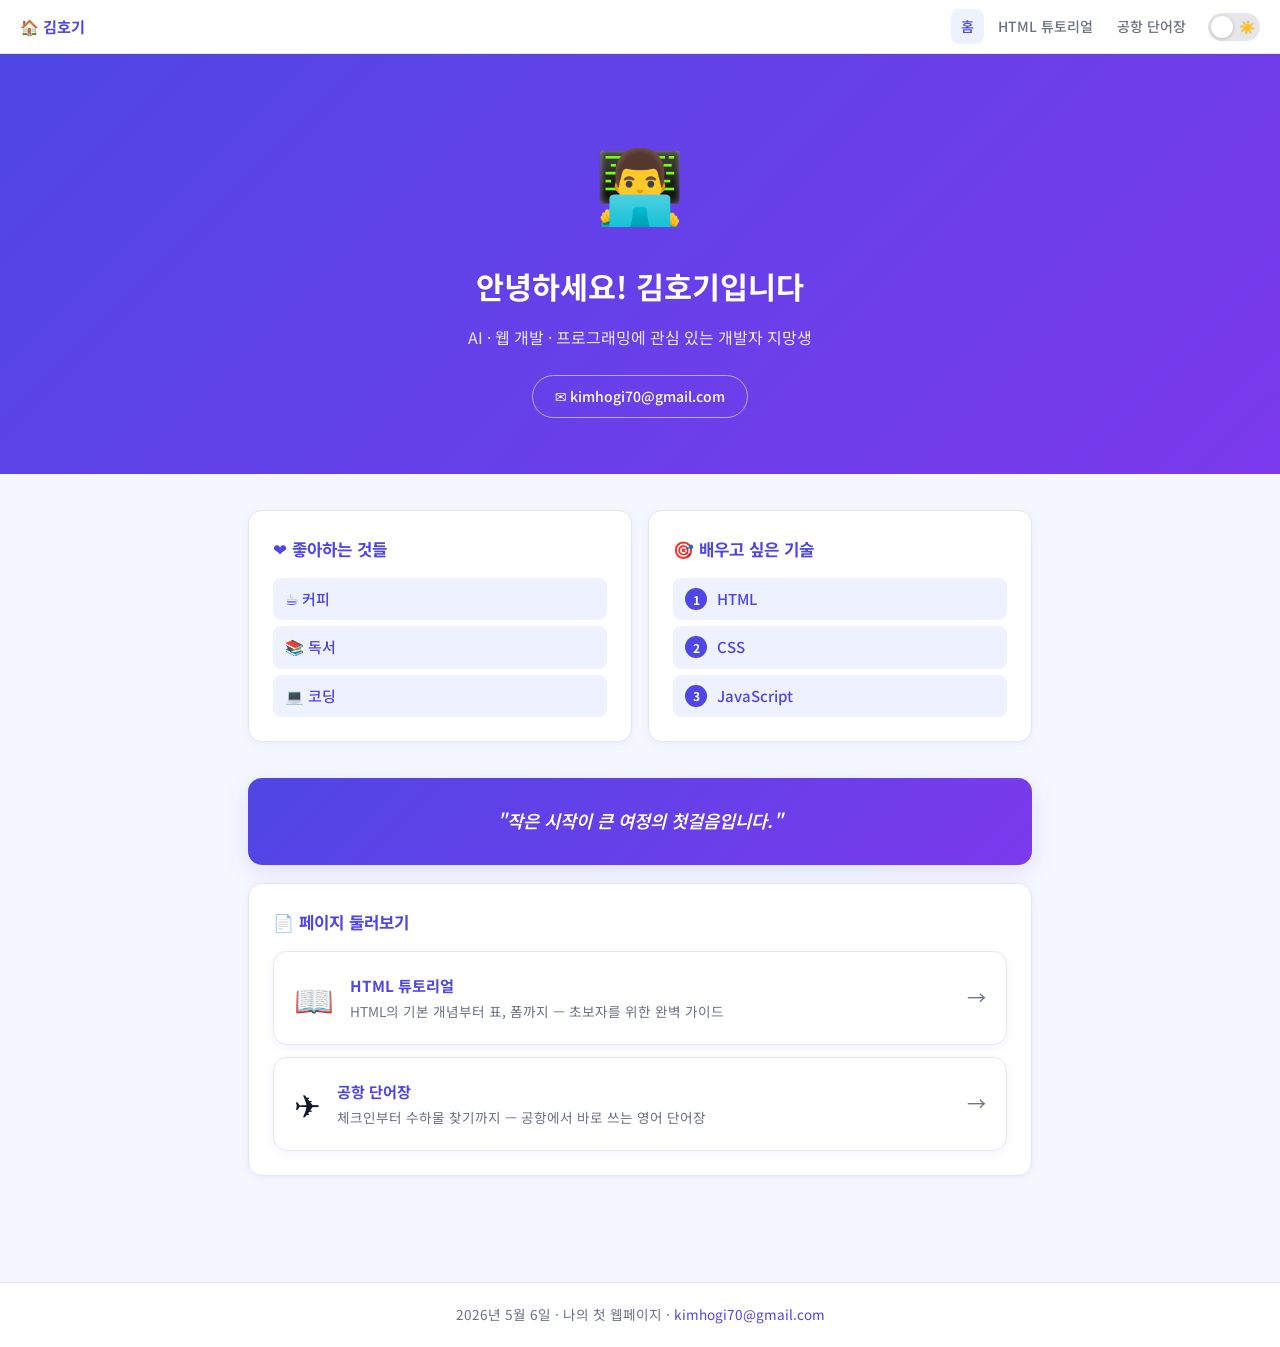
<file: index.html>
<!DOCTYPE html>
<html lang="ko">
<head>
  <meta charset="UTF-8">
  <meta name="viewport" content="width=device-width, initial-scale=1.0">
  <title>나의 첫 웹페이지 — 김호기</title>
  <link rel="stylesheet" href="style.css">
  <script src="theme.js"></script>
</head>
<body>

<nav class="site-nav">
  <a href="index.html" class="logo">🏠 김호기</a>
  <a href="index.html" class="active">홈</a>
  <a href="html-tutorial.html">HTML 튜토리얼</a>
  <a href="airport-vocabulary.html">공항 단어장</a>
  <button class="theme-toggle" id="themeToggle" aria-label="다크/라이트 모드 전환"></button>
</nav>

<div class="hero">
  <span class="hero-avatar">👨‍💻</span>
  <h1>안녕하세요! 김호기입니다</h1>
  <p class="subtitle">AI · 웹 개발 · 프로그래밍에 관심 있는 개발자 지망생</p>
  <a href="mailto:kimhogi70@gmail.com" class="email-tag">✉️ kimhogi70@gmail.com</a>
</div>

<div class="container">

  <div class="cards-grid">
    <div class="card">
      <div class="card-title">❤️ 좋아하는 것들</div>
      <ul class="icon-list">
        <li>☕ 커피</li>
        <li>📚 독서</li>
        <li>💻 코딩</li>
      </ul>
    </div>

    <div class="card">
      <div class="card-title">🎯 배우고 싶은 기술</div>
      <ol class="step-list">
        <li>HTML</li>
        <li>CSS</li>
        <li>JavaScript</li>
      </ol>
    </div>
  </div>

  <div class="quote-card">
    "작은 시작이 큰 여정의 첫걸음입니다."
  </div>

  <div class="card">
    <div class="card-title">📄 페이지 둘러보기</div>
    <div class="page-links">
      <a href="html-tutorial.html" class="page-link-card">
        <span class="plc-icon">📖</span>
        <div>
          <strong>HTML 튜토리얼</strong>
          <p>HTML의 기본 개념부터 표, 폼까지 — 초보자를 위한 완벽 가이드</p>
        </div>
        <span class="arrow">→</span>
      </a>
      <a href="airport-vocabulary.html" class="page-link-card">
        <span class="plc-icon">✈️</span>
        <div>
          <strong>공항 단어장</strong>
          <p>체크인부터 수하물 찾기까지 — 공항에서 바로 쓰는 영어 단어장</p>
        </div>
        <span class="arrow">→</span>
      </a>
    </div>
  </div>

</div>

<footer class="site-footer">
  <p>2026년 5월 6일 · 나의 첫 웹페이지 · <a href="mailto:kimhogi70@gmail.com">kimhogi70@gmail.com</a></p>
</footer>

</body>
</html>
</file>
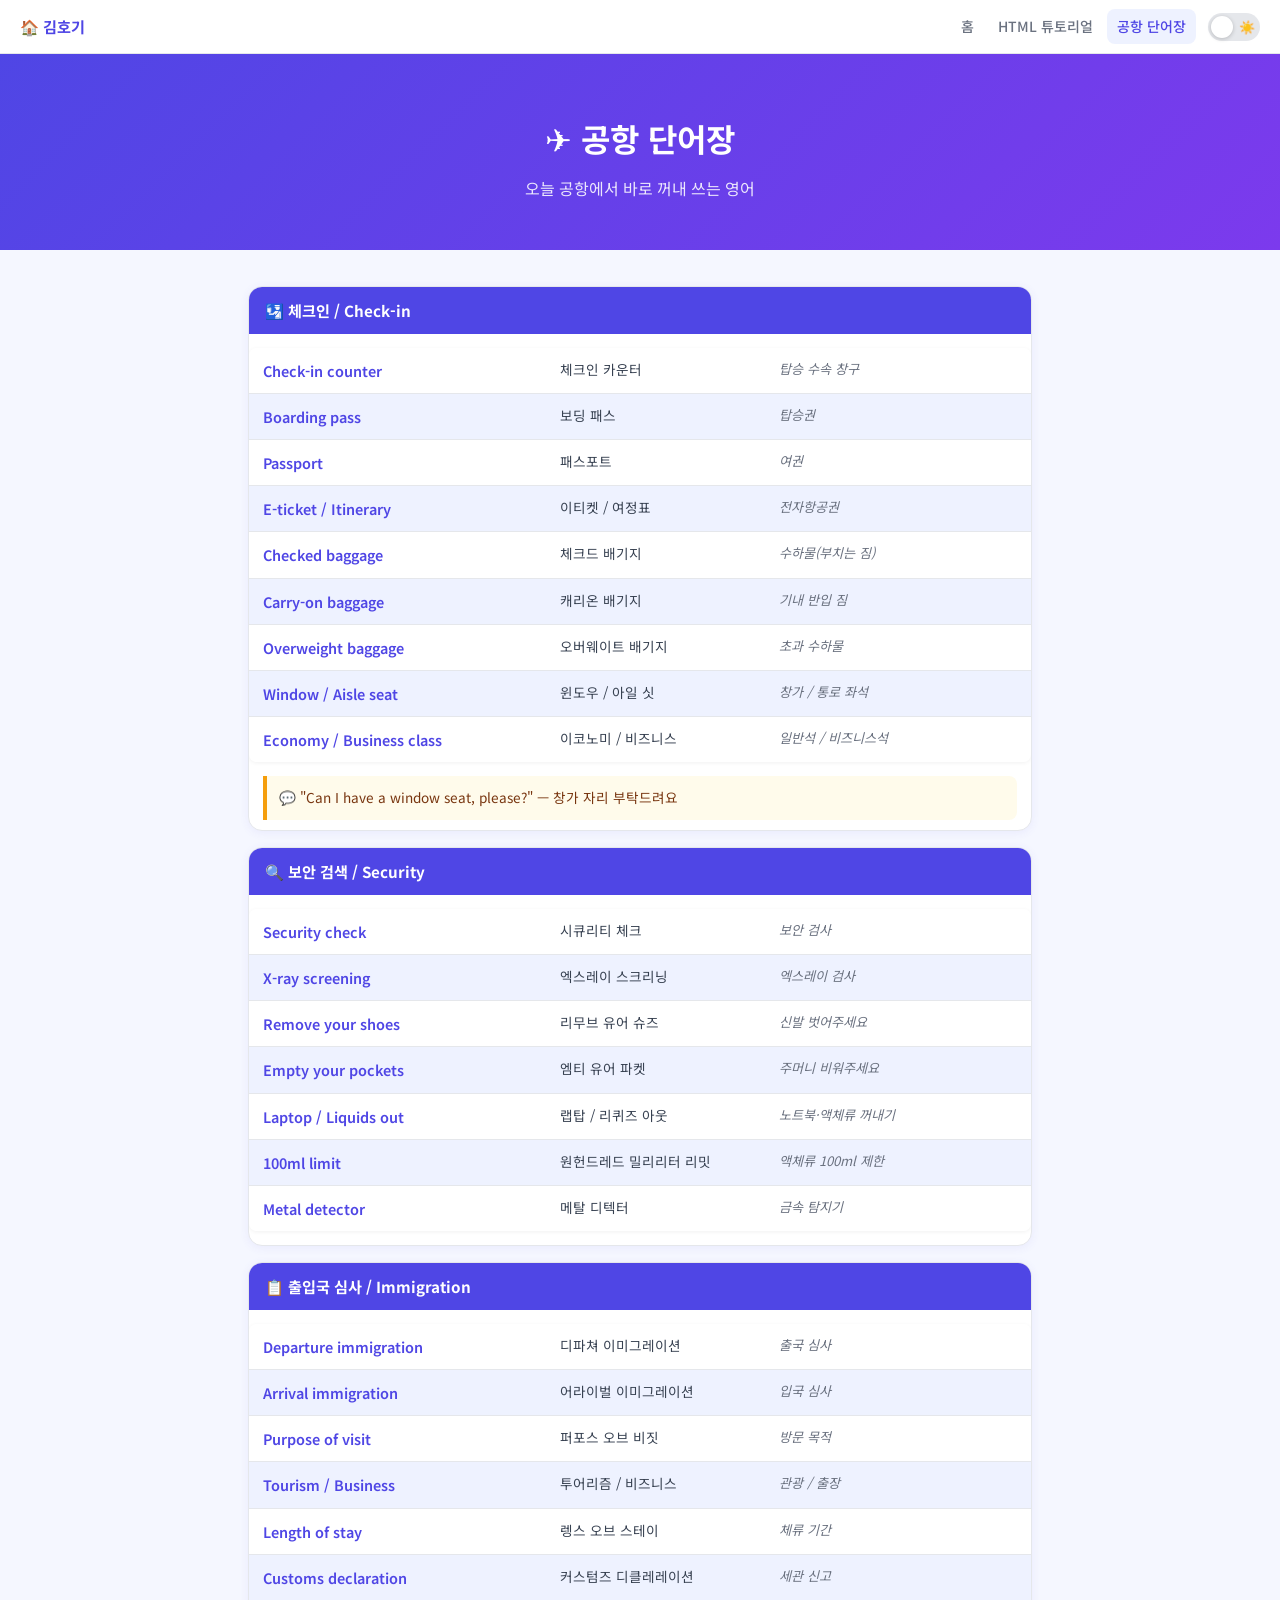
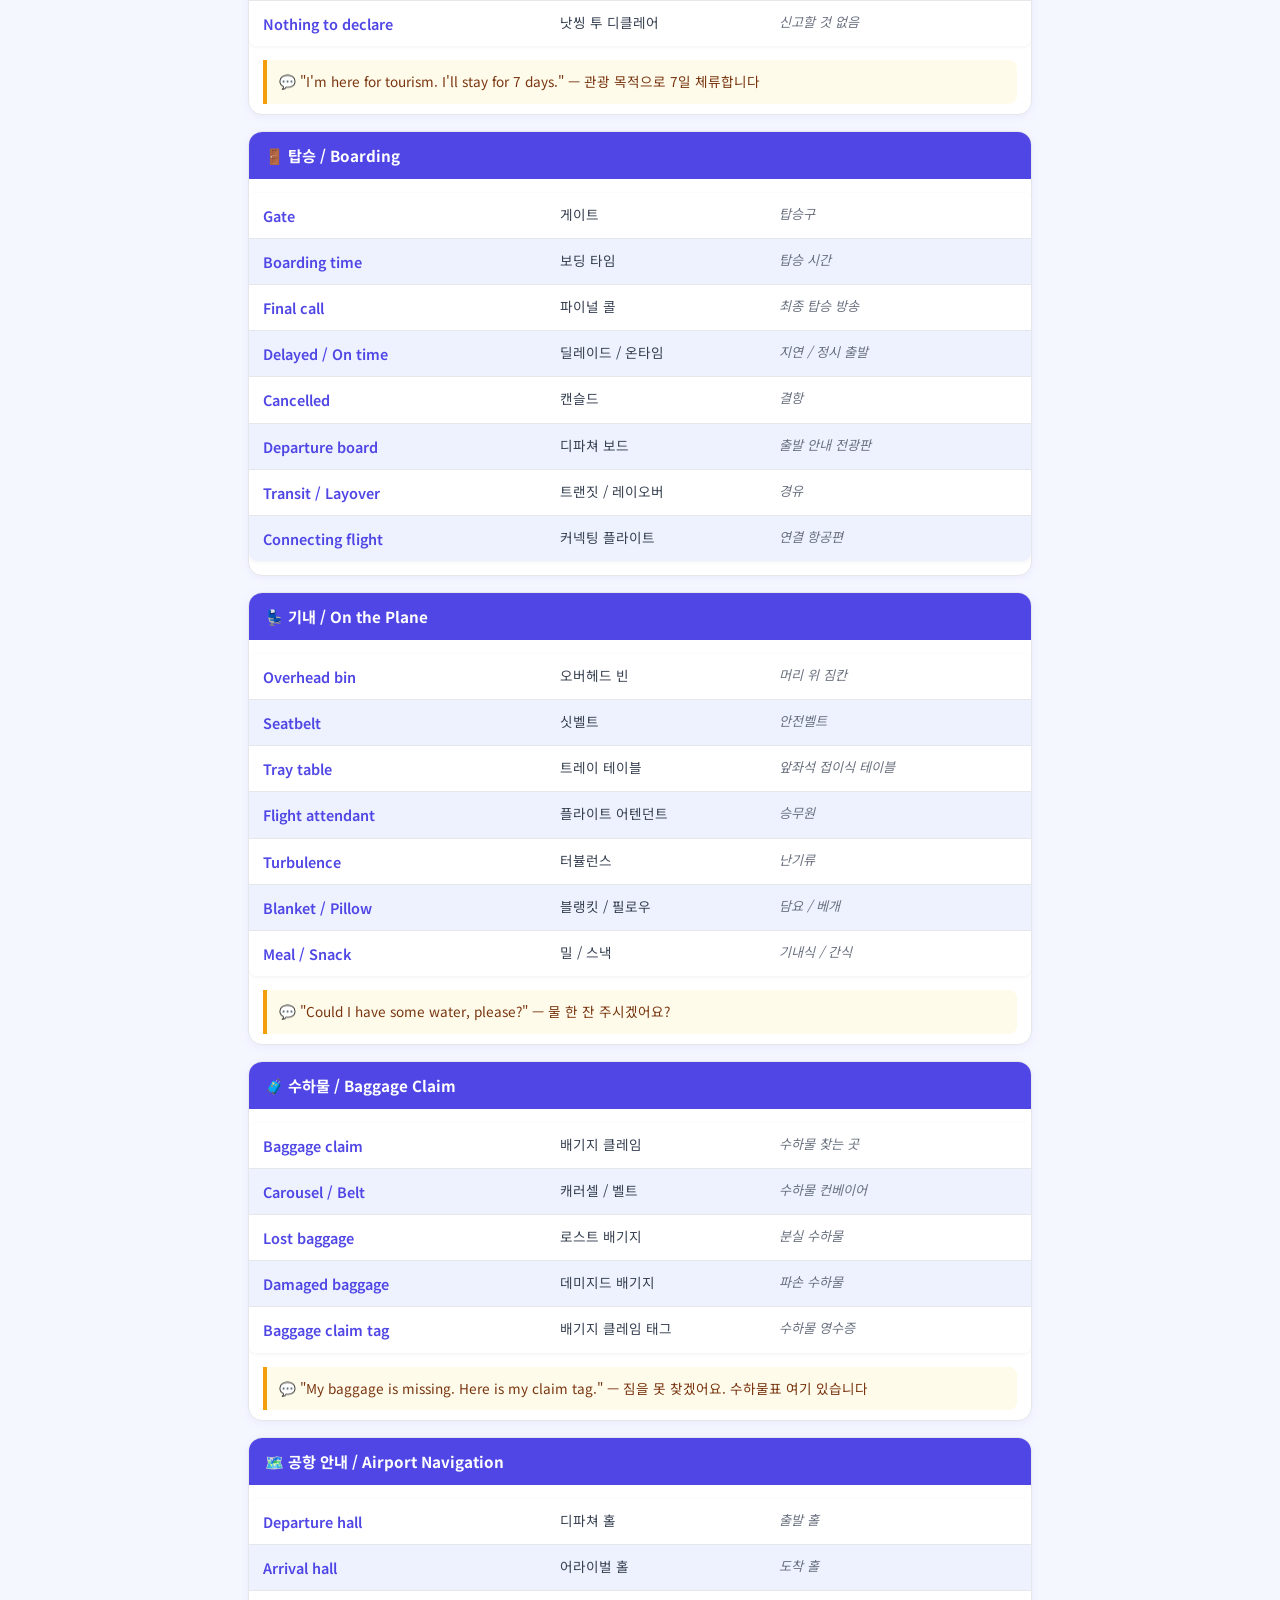
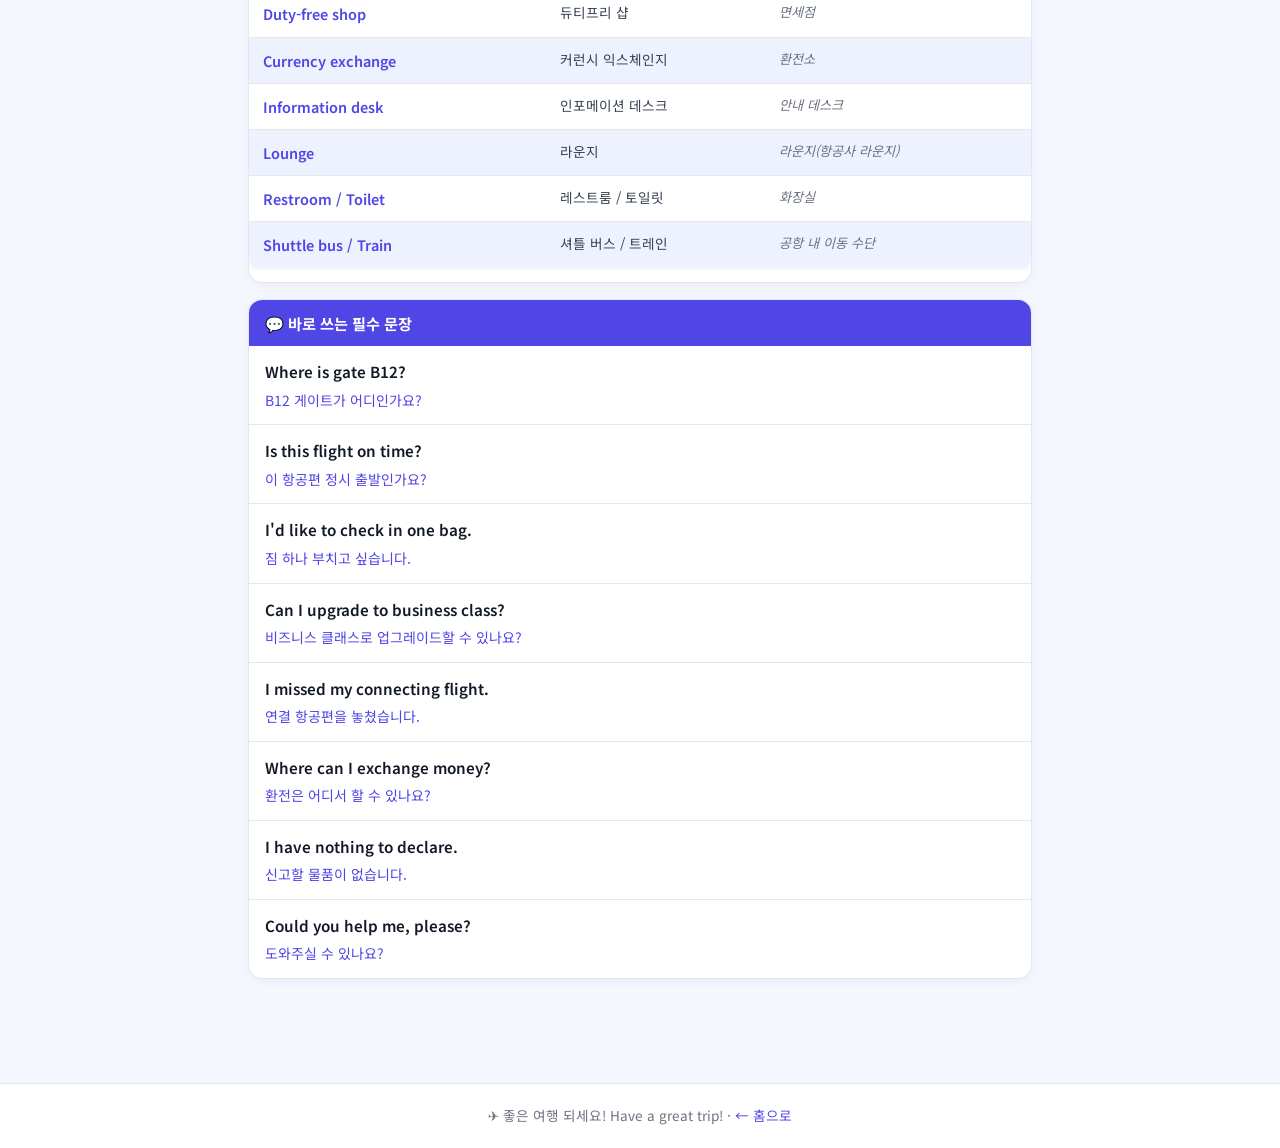
<file: airport-vocabulary.html>
<!DOCTYPE html>
<html lang="ko">
<head>
  <meta charset="UTF-8" />
  <meta name="viewport" content="width=device-width, initial-scale=1.0" />
  <title>공항 단어장 ✈️</title>
  <link rel="stylesheet" href="style.css">
  <script src="theme.js"></script>
</head>
<body>

<nav class="site-nav">
  <a href="index.html" class="logo">🏠 김호기</a>
  <a href="index.html">홈</a>
  <a href="html-tutorial.html">HTML 튜토리얼</a>
  <a href="airport-vocabulary.html" class="active">공항 단어장</a>
  <button class="theme-toggle" id="themeToggle" aria-label="다크/라이트 모드 전환"></button>
</nav>

<div class="vocab-hero">
  <h1>✈️ 공항 단어장</h1>
  <p>오늘 공항에서 바로 꺼내 쓰는 영어</p>
</div>

<div class="container">

  <!-- 1. 체크인 -->
  <div class="vocab-section">
    <div class="vocab-section-title">🛂 체크인 / Check-in</div>
    <table class="vocab-table">
      <tr><td>Check-in counter</td><td>체크인 카운터</td><td>탑승 수속 창구</td></tr>
      <tr><td>Boarding pass</td><td>보딩 패스</td><td>탑승권</td></tr>
      <tr><td>Passport</td><td>패스포트</td><td>여권</td></tr>
      <tr><td>E-ticket / Itinerary</td><td>이티켓 / 여정표</td><td>전자항공권</td></tr>
      <tr><td>Checked baggage</td><td>체크드 배기지</td><td>수하물(부치는 짐)</td></tr>
      <tr><td>Carry-on baggage</td><td>캐리온 배기지</td><td>기내 반입 짐</td></tr>
      <tr><td>Overweight baggage</td><td>오버웨이트 배기지</td><td>초과 수하물</td></tr>
      <tr><td>Window / Aisle seat</td><td>윈도우 / 아일 싯</td><td>창가 / 통로 좌석</td></tr>
      <tr><td>Economy / Business class</td><td>이코노미 / 비즈니스</td><td>일반석 / 비즈니스석</td></tr>
    </table>
    <div class="vocab-tip">
      💬 "Can I have a window seat, please?" — 창가 자리 부탁드려요
    </div>
  </div>

  <!-- 2. 보안 검색 -->
  <div class="vocab-section">
    <div class="vocab-section-title">🔍 보안 검색 / Security</div>
    <table class="vocab-table">
      <tr><td>Security check</td><td>시큐리티 체크</td><td>보안 검사</td></tr>
      <tr><td>X-ray screening</td><td>엑스레이 스크리닝</td><td>엑스레이 검사</td></tr>
      <tr><td>Remove your shoes</td><td>리무브 유어 슈즈</td><td>신발 벗어주세요</td></tr>
      <tr><td>Empty your pockets</td><td>엠티 유어 파켓</td><td>주머니 비워주세요</td></tr>
      <tr><td>Laptop / Liquids out</td><td>랩탑 / 리퀴즈 아웃</td><td>노트북·액체류 꺼내기</td></tr>
      <tr><td>100ml limit</td><td>원헌드레드 밀리리터 리밋</td><td>액체류 100ml 제한</td></tr>
      <tr><td>Metal detector</td><td>메탈 디텍터</td><td>금속 탐지기</td></tr>
    </table>
  </div>

  <!-- 3. 출입국 심사 -->
  <div class="vocab-section">
    <div class="vocab-section-title">📋 출입국 심사 / Immigration</div>
    <table class="vocab-table">
      <tr><td>Departure immigration</td><td>디파쳐 이미그레이션</td><td>출국 심사</td></tr>
      <tr><td>Arrival immigration</td><td>어라이벌 이미그레이션</td><td>입국 심사</td></tr>
      <tr><td>Purpose of visit</td><td>퍼포스 오브 비짓</td><td>방문 목적</td></tr>
      <tr><td>Tourism / Business</td><td>투어리즘 / 비즈니스</td><td>관광 / 출장</td></tr>
      <tr><td>Length of stay</td><td>렝스 오브 스테이</td><td>체류 기간</td></tr>
      <tr><td>Customs declaration</td><td>커스텀즈 디클레레이션</td><td>세관 신고</td></tr>
      <tr><td>Nothing to declare</td><td>낫씽 투 디클레어</td><td>신고할 것 없음</td></tr>
    </table>
    <div class="vocab-tip">
      💬 "I'm here for tourism. I'll stay for 7 days." — 관광 목적으로 7일 체류합니다
    </div>
  </div>

  <!-- 4. 탑승 -->
  <div class="vocab-section">
    <div class="vocab-section-title">🚪 탑승 / Boarding</div>
    <table class="vocab-table">
      <tr><td>Gate</td><td>게이트</td><td>탑승구</td></tr>
      <tr><td>Boarding time</td><td>보딩 타임</td><td>탑승 시간</td></tr>
      <tr><td>Final call</td><td>파이널 콜</td><td>최종 탑승 방송</td></tr>
      <tr><td>Delayed / On time</td><td>딜레이드 / 온타임</td><td>지연 / 정시 출발</td></tr>
      <tr><td>Cancelled</td><td>캔슬드</td><td>결항</td></tr>
      <tr><td>Departure board</td><td>디파쳐 보드</td><td>출발 안내 전광판</td></tr>
      <tr><td>Transit / Layover</td><td>트랜짓 / 레이오버</td><td>경유</td></tr>
      <tr><td>Connecting flight</td><td>커넥팅 플라이트</td><td>연결 항공편</td></tr>
    </table>
  </div>

  <!-- 5. 기내 -->
  <div class="vocab-section">
    <div class="vocab-section-title">💺 기내 / On the Plane</div>
    <table class="vocab-table">
      <tr><td>Overhead bin</td><td>오버헤드 빈</td><td>머리 위 짐칸</td></tr>
      <tr><td>Seatbelt</td><td>싯벨트</td><td>안전벨트</td></tr>
      <tr><td>Tray table</td><td>트레이 테이블</td><td>앞좌석 접이식 테이블</td></tr>
      <tr><td>Flight attendant</td><td>플라이트 어텐던트</td><td>승무원</td></tr>
      <tr><td>Turbulence</td><td>터뷸런스</td><td>난기류</td></tr>
      <tr><td>Blanket / Pillow</td><td>블랭킷 / 필로우</td><td>담요 / 베개</td></tr>
      <tr><td>Meal / Snack</td><td>밀 / 스낵</td><td>기내식 / 간식</td></tr>
    </table>
    <div class="vocab-tip">
      💬 "Could I have some water, please?" — 물 한 잔 주시겠어요?
    </div>
  </div>

  <!-- 6. 수하물 -->
  <div class="vocab-section">
    <div class="vocab-section-title">🧳 수하물 / Baggage Claim</div>
    <table class="vocab-table">
      <tr><td>Baggage claim</td><td>배기지 클레임</td><td>수하물 찾는 곳</td></tr>
      <tr><td>Carousel / Belt</td><td>캐러셀 / 벨트</td><td>수하물 컨베이어</td></tr>
      <tr><td>Lost baggage</td><td>로스트 배기지</td><td>분실 수하물</td></tr>
      <tr><td>Damaged baggage</td><td>데미지드 배기지</td><td>파손 수하물</td></tr>
      <tr><td>Baggage claim tag</td><td>배기지 클레임 태그</td><td>수하물 영수증</td></tr>
    </table>
    <div class="vocab-tip">
      💬 "My baggage is missing. Here is my claim tag." — 짐을 못 찾겠어요. 수하물표 여기 있습니다
    </div>
  </div>

  <!-- 7. 공항 안내 -->
  <div class="vocab-section">
    <div class="vocab-section-title">🗺️ 공항 안내 / Airport Navigation</div>
    <table class="vocab-table">
      <tr><td>Departure hall</td><td>디파쳐 홀</td><td>출발 홀</td></tr>
      <tr><td>Arrival hall</td><td>어라이벌 홀</td><td>도착 홀</td></tr>
      <tr><td>Duty-free shop</td><td>듀티프리 샵</td><td>면세점</td></tr>
      <tr><td>Currency exchange</td><td>커런시 익스체인지</td><td>환전소</td></tr>
      <tr><td>Information desk</td><td>인포메이션 데스크</td><td>안내 데스크</td></tr>
      <tr><td>Lounge</td><td>라운지</td><td>라운지(항공사 라운지)</td></tr>
      <tr><td>Restroom / Toilet</td><td>레스트룸 / 토일릿</td><td>화장실</td></tr>
      <tr><td>Shuttle bus / Train</td><td>셔틀 버스 / 트레인</td><td>공항 내 이동 수단</td></tr>
    </table>
  </div>

  <!-- 8. 바로 쓰는 문장 -->
  <div class="vocab-section">
    <div class="vocab-section-title">💬 바로 쓰는 필수 문장</div>

    <div class="phrase-block">
      <div class="phrase-en">Where is gate B12?</div>
      <div class="phrase-ko">B12 게이트가 어디인가요?</div>
    </div>
    <div class="phrase-block">
      <div class="phrase-en">Is this flight on time?</div>
      <div class="phrase-ko">이 항공편 정시 출발인가요?</div>
    </div>
    <div class="phrase-block">
      <div class="phrase-en">I'd like to check in one bag.</div>
      <div class="phrase-ko">짐 하나 부치고 싶습니다.</div>
    </div>
    <div class="phrase-block">
      <div class="phrase-en">Can I upgrade to business class?</div>
      <div class="phrase-ko">비즈니스 클래스로 업그레이드할 수 있나요?</div>
    </div>
    <div class="phrase-block">
      <div class="phrase-en">I missed my connecting flight.</div>
      <div class="phrase-ko">연결 항공편을 놓쳤습니다.</div>
    </div>
    <div class="phrase-block">
      <div class="phrase-en">Where can I exchange money?</div>
      <div class="phrase-ko">환전은 어디서 할 수 있나요?</div>
    </div>
    <div class="phrase-block">
      <div class="phrase-en">I have nothing to declare.</div>
      <div class="phrase-ko">신고할 물품이 없습니다.</div>
    </div>
    <div class="phrase-block">
      <div class="phrase-en">Could you help me, please?</div>
      <div class="phrase-ko">도와주실 수 있나요?</div>
    </div>
  </div>

</div>

<footer class="site-footer">
  <p>✈️ 좋은 여행 되세요! Have a great trip! · <a href="index.html">← 홈으로</a></p>
</footer>

</body>
</html>
</file>
<file: style.css>
@import url('https://fonts.googleapis.com/css2?family=Noto+Sans+KR:wght@400;500;600;700&display=swap');

/* ── Design Tokens ───────────────────────────────── */
:root {
  --primary:       #4F46E5;
  --primary-light: #EEF2FF;
  --primary-muted: #818CF8;
  --accent:        #F59E0B;
  --bg:            #F5F7FF;
  --card:          #FFFFFF;
  --text:          #111827;
  --text-muted:    #6B7280;
  --border:        #E5E7EB;
  --code-bg:       #1E2235;
  --code-text:     #CBD5E1;
  --radius-sm:     8px;
  --radius:        14px;
  --shadow:        0 2px 10px rgba(79,70,229,0.07);
  --shadow-md:     0 6px 24px rgba(79,70,229,0.13);
}

/* ── Dark Mode Tokens ────────────────────────────── */
[data-theme="dark"] {
  --primary:       #818CF8;
  --primary-light: #1E1B4B;
  --primary-muted: #6366F1;
  --accent:        #FCD34D;
  --bg:            #0F172A;
  --card:          #1E293B;
  --text:          #F1F5F9;
  --text-muted:    #94A3B8;
  --border:        #334155;
  --code-bg:       #0D1117;
  --code-text:     #CBD5E1;
  --shadow:        0 2px 10px rgba(0,0,0,0.4);
  --shadow-md:     0 6px 24px rgba(0,0,0,0.5);
}

/* ── Reset ───────────────────────────────────────── */
*, *::before, *::after { box-sizing: border-box; margin: 0; padding: 0; }
html { scroll-behavior: smooth; }

body {
  font-family: 'Noto Sans KR', -apple-system, system-ui, sans-serif;
  background: var(--bg);
  color: var(--text);
  line-height: 1.75;
  font-size: 15px;
  transition: background 0.25s, color 0.25s;
}

/* ── Navigation ──────────────────────────────────── */
.site-nav {
  position: sticky; top: 0; z-index: 200;
  background: rgba(255,255,255,0.92);
  backdrop-filter: blur(10px);
  border-bottom: 1px solid var(--border);
  display: flex; align-items: center; gap: 4px;
  padding: 0 20px; height: 54px;
  transition: background 0.25s, border-color 0.25s;
}
[data-theme="dark"] .site-nav { background: rgba(15,23,42,0.92); }

.site-nav .logo {
  font-weight: 700; font-size: 0.95rem;
  color: var(--primary); text-decoration: none;
  margin-right: auto;
}

.site-nav a:not(.logo) {
  font-size: 0.875rem; font-weight: 500;
  color: var(--text-muted); text-decoration: none;
  padding: 5px 10px; border-radius: var(--radius-sm);
  transition: background 0.15s, color 0.15s; white-space: nowrap;
}

.site-nav a:not(.logo):hover,
.site-nav a.active {
  background: var(--primary-light); color: var(--primary);
}

/* ── Container ───────────────────────────────────── */
.container {
  max-width: 820px; margin: 0 auto;
  padding: 36px 18px 80px;
}

/* ── Hero (index.html) ───────────────────────────── */
.hero {
  background: linear-gradient(135deg, #4F46E5 0%, #7C3AED 100%);
  color: #fff; text-align: center; padding: 64px 20px 56px;
}
.hero-avatar { font-size: 4.5rem; display: block; margin-bottom: 16px; }
.hero h1 { font-size: 1.9rem; font-weight: 700; margin-bottom: 10px; }
.hero .subtitle { font-size: 1rem; opacity: 0.88; margin-bottom: 8px; }
.hero .email-tag {
  display: inline-block; margin-top: 16px;
  border: 1.5px solid rgba(255,255,255,0.55);
  color: #fff; text-decoration: none;
  padding: 8px 22px; border-radius: 50px;
  font-size: 0.875rem; font-weight: 500;
  transition: background 0.2s;
}
.hero .email-tag:hover { background: rgba(255,255,255,0.15); }

/* ── Cards ───────────────────────────────────────── */
.card {
  background: var(--card); border-radius: var(--radius);
  padding: 24px; margin-bottom: 18px;
  box-shadow: var(--shadow); border: 1px solid var(--border);
}

.cards-grid {
  display: grid; grid-template-columns: 1fr 1fr; gap: 16px;
  margin-bottom: 18px;
}
@media (max-width: 560px) { .cards-grid { grid-template-columns: 1fr; } }

.card-title {
  font-size: 1.05rem; font-weight: 700; color: var(--primary);
  margin-bottom: 14px; display: flex; align-items: center; gap: 6px;
}

/* ── Lists (index.html) ──────────────────────────── */
.icon-list { list-style: none; display: flex; flex-direction: column; gap: 6px; }
.icon-list li {
  padding: 8px 12px; border-radius: var(--radius-sm);
  background: var(--primary-light); color: var(--primary);
  font-weight: 500; display: flex; align-items: center; gap: 8px;
}

.step-list { list-style: none; display: flex; flex-direction: column; gap: 6px; counter-reset: step; }
.step-list li {
  padding: 8px 12px; border-radius: var(--radius-sm);
  background: var(--primary-light); color: var(--primary);
  font-weight: 500; display: flex; align-items: center; gap: 10px;
  counter-increment: step;
}
.step-list li::before {
  content: counter(step);
  background: var(--primary); color: #fff;
  font-size: 0.75rem; font-weight: 700;
  width: 22px; height: 22px; border-radius: 50%;
  display: flex; align-items: center; justify-content: center; flex-shrink: 0;
}

/* ── Quote (index.html) ──────────────────────────── */
.quote-card {
  background: linear-gradient(135deg, #4F46E5, #7C3AED);
  color: #fff; border-radius: var(--radius);
  padding: 28px 32px; font-size: 1.1rem; font-weight: 600;
  font-style: italic; text-align: center;
  margin-bottom: 18px; box-shadow: var(--shadow-md); border: none;
}

/* ── Page link cards (index.html) ────────────────── */
.page-links { display: flex; flex-direction: column; gap: 12px; }
.page-link-card {
  display: flex; align-items: center; gap: 16px;
  background: var(--card); border: 1px solid var(--border);
  border-radius: var(--radius); padding: 18px 20px;
  text-decoration: none; color: var(--text);
  box-shadow: var(--shadow); transition: transform 0.2s, box-shadow 0.2s, border-color 0.2s;
}
.page-link-card:hover {
  transform: translateY(-2px);
  box-shadow: var(--shadow-md); border-color: var(--primary-muted);
}
.page-link-card .plc-icon { font-size: 2rem; }
.page-link-card div { flex: 1; }
.page-link-card strong { font-size: 0.95rem; color: var(--primary); display: block; margin-bottom: 2px; }
.page-link-card p { font-size: 0.85rem; color: var(--text-muted); margin: 0; }
.page-link-card .arrow { font-size: 1.2rem; color: var(--text-muted); }

/* ── Tutorial: TOC ───────────────────────────────── */
.toc {
  background: var(--card); border-radius: var(--radius);
  padding: 20px 24px; margin-bottom: 24px;
  border: 1px solid var(--border); box-shadow: var(--shadow);
}
.toc-title {
  font-size: 0.8rem; font-weight: 700; color: var(--text-muted);
  text-transform: uppercase; letter-spacing: 0.06em; margin-bottom: 12px;
}
.toc ol { padding-left: 20px; }
.toc li { margin-bottom: 5px; }
.toc a { color: var(--primary); font-size: 0.9rem; font-weight: 500; text-decoration: none; }
.toc a:hover { text-decoration: underline; }

/* ── Tutorial: Sections ──────────────────────────── */
.tutorial-section {
  background: var(--card); border-radius: var(--radius);
  padding: 28px; margin-bottom: 20px;
  border: 1px solid var(--border); box-shadow: var(--shadow);
}
.tutorial-section h2 {
  font-size: 1.25rem; font-weight: 700; color: var(--primary);
  margin-bottom: 18px; padding-bottom: 12px;
  border-bottom: 2px solid var(--primary-light);
}
.tutorial-section h3 {
  font-size: 1rem; font-weight: 700; color: var(--text);
  margin: 22px 0 10px;
}
.tutorial-section p { margin-bottom: 12px; }
.tutorial-section ul, .tutorial-section ol {
  padding-left: 24px; margin-bottom: 12px;
}
.tutorial-section li { margin-bottom: 4px; }

/* Heading demo box */
.heading-demo {
  background: #F9FAFB; border: 1px dashed var(--border);
  border-radius: var(--radius-sm); padding: 16px 20px; margin: 12px 0;
}
.heading-demo h1,.heading-demo h2,.heading-demo h3,
.heading-demo h4,.heading-demo h5,.heading-demo h6 {
  color: var(--text); border: none; padding: 0; margin-bottom: 4px;
}
.heading-demo h1 { font-size: 1.6rem; }
.heading-demo h2 { font-size: 1.35rem; }
.heading-demo h3 { font-size: 1.15rem; }
.heading-demo h4 { font-size: 1rem; }
.heading-demo h5 { font-size: 0.9rem; }
.heading-demo h6 { font-size: 0.8rem; }

/* ── Code blocks ─────────────────────────────────── */
pre {
  background: var(--code-bg); color: var(--code-text);
  border-radius: var(--radius-sm); padding: 18px 20px;
  overflow-x: auto; margin: 14px 0;
  font-size: 0.84rem; line-height: 1.65;
}
pre code {
  background: none; color: inherit; padding: 0; border-radius: 0;
  font-family: 'Fira Code', 'Consolas', 'Monaco', monospace;
}
code {
  background: var(--primary-light); color: var(--primary);
  padding: 2px 6px; border-radius: 4px;
  font-family: 'Fira Code', 'Consolas', 'Monaco', monospace;
  font-size: 0.875em;
}

/* ── Tables ──────────────────────────────────────── */
table { width: 100%; border-collapse: collapse; margin: 14px 0; font-size: 0.9rem; border-radius: var(--radius-sm); overflow: hidden; box-shadow: 0 1px 4px rgba(0,0,0,0.06); }
table[border] { border: none; }
thead { background: var(--primary); }
thead th { color: #fff; font-weight: 600; padding: 10px 14px; text-align: left; font-size: 0.875rem; }
caption { font-weight: 600; color: var(--text-muted); font-size: 0.85rem; padding: 6px 2px; caption-side: top; text-align: left; }
tbody tr { background: var(--card); }
tbody tr:nth-child(even) { background: var(--primary-light); }
tbody tr:hover { background: #E0E7FF; }
td { padding: 10px 14px; border-bottom: 1px solid var(--border); vertical-align: top; }
td code { font-size: 0.8rem; }

/* ── Blockquotes ─────────────────────────────────── */
.tutorial-section blockquote {
  background: var(--primary-light); border-left: 4px solid var(--primary);
  border-radius: 0 var(--radius-sm) var(--radius-sm) 0;
  padding: 14px 18px; margin: 14px 0; color: #374151; font-size: 0.925rem;
}

/* ── Forms (tutorial) ────────────────────────────── */
.tutorial-section form {
  background: #F9FAFB; border: 1px solid var(--border);
  border-radius: var(--radius-sm); padding: 20px;
}
.tutorial-section form p { margin-bottom: 14px; }
.tutorial-section label { font-weight: 500; margin-right: 6px; }
.tutorial-section input[type="text"],
.tutorial-section input[type="email"],
.tutorial-section input[type="number"],
.tutorial-section select,
.tutorial-section textarea {
  border: 1.5px solid var(--border); border-radius: var(--radius-sm);
  padding: 7px 12px; font-family: inherit; font-size: 0.9rem;
  color: var(--text); background: #fff; outline: none; transition: border-color 0.2s;
}
.tutorial-section input:focus,
.tutorial-section select:focus,
.tutorial-section textarea:focus {
  border-color: var(--primary); box-shadow: 0 0 0 3px rgba(79,70,229,0.1);
}
.tutorial-section button {
  background: var(--primary); color: #fff; border: none;
  padding: 8px 18px; border-radius: var(--radius-sm);
  font-family: inherit; font-size: 0.9rem; font-weight: 600;
  cursor: pointer; transition: opacity 0.2s; margin-right: 8px;
}
.tutorial-section button[type="reset"] {
  background: #fff; color: var(--text-muted); border: 1.5px solid var(--border);
}
.tutorial-section button:hover { opacity: 0.85; }

/* ── mark ────────────────────────────────────────── */
mark { background: #FEF3C7; color: #92400E; padding: 1px 3px; border-radius: 3px; }

/* ── Airport Vocabulary ──────────────────────────── */
.vocab-hero {
  background: linear-gradient(135deg, #4F46E5 0%, #7C3AED 100%);
  color: #fff; text-align: center; padding: 56px 20px 48px;
}
.vocab-hero h1 { font-size: 2rem; font-weight: 700; margin-bottom: 8px; }
.vocab-hero p { font-size: 1rem; opacity: 0.88; }

.vocab-section {
  background: var(--card); border-radius: var(--radius);
  margin-bottom: 16px; overflow: hidden;
  box-shadow: var(--shadow); border: 1px solid var(--border);
}
.vocab-section-title {
  background: var(--primary); color: #fff;
  font-size: 0.95rem; font-weight: 700;
  padding: 10px 16px; display: flex; align-items: center; gap: 8px;
}

.vocab-table { width: 100%; border-collapse: collapse; }
.vocab-table tr:nth-child(even) { background: var(--primary-light); }
.vocab-table td {
  padding: 10px 14px; font-size: 0.9rem;
  border-bottom: 1px solid var(--border); vertical-align: top;
}
.vocab-table td:first-child  { font-weight: 600; color: var(--primary); width: 38%; }
.vocab-table td:nth-child(2) { color: #374151; width: 28%; font-size: 0.85rem; }
.vocab-table td:last-child   { color: var(--text-muted); font-size: 0.82rem; font-style: italic; }
.vocab-table tr:last-child td { border-bottom: none; }

.phrase-block { padding: 12px 16px; border-bottom: 1px solid var(--border); }
.phrase-block:last-child { border-bottom: none; }
.phrase-en { font-size: 0.95rem; font-weight: 600; color: var(--text); }
.phrase-ko { font-size: 0.875rem; color: var(--primary); margin-top: 3px; }

.vocab-tip {
  background: #FFFBEB; border-left: 4px solid var(--accent);
  margin: 10px 14px; padding: 10px 12px;
  border-radius: 0 var(--radius-sm) var(--radius-sm) 0;
  font-size: 0.85rem; color: #78350F;
}

/* ── Footer ──────────────────────────────────────── */
.site-footer {
  background: var(--card); border-top: 1px solid var(--border);
  text-align: center; padding: 20px;
  color: var(--text-muted); font-size: 0.85rem; margin-top: 8px;
}
.site-footer a { color: var(--primary); text-decoration: none; }

/* ── Theme Toggle Button ─────────────────────────── */
.theme-toggle {
  margin-left: 8px;
  width: 52px; height: 28px;
  border-radius: 50px;
  border: none; cursor: pointer;
  background: var(--border);
  position: relative;
  flex-shrink: 0;
  transition: background 0.25s;
}
.theme-toggle::before {
  content: '';
  position: absolute;
  top: 3px; left: 3px;
  width: 22px; height: 22px;
  border-radius: 50%;
  background: var(--card);
  box-shadow: 0 1px 4px rgba(0,0,0,0.2);
  transition: transform 0.25s, background 0.25s;
}
.theme-toggle::after {
  content: '☀️';
  position: absolute;
  right: 5px; top: 50%;
  transform: translateY(-50%);
  font-size: 13px; line-height: 1;
  transition: opacity 0.2s;
}
[data-theme="dark"] .theme-toggle { background: var(--primary-muted); }
[data-theme="dark"] .theme-toggle::before { transform: translateX(24px); }
[data-theme="dark"] .theme-toggle::after { content: '🌙'; right: auto; left: 5px; }

/* ── Dark Mode: hardcoded color overrides ────────── */
[data-theme="dark"] .hero,
[data-theme="dark"] .vocab-hero {
  background: linear-gradient(135deg, #312E81 0%, #4C1D95 100%);
}
[data-theme="dark"] .quote-card {
  background: linear-gradient(135deg, #312E81, #4C1D95);
}
[data-theme="dark"] .heading-demo { background: #1E293B; border-color: var(--border); }
[data-theme="dark"] tbody tr:hover { background: #1E3A5F; }
[data-theme="dark"] mark { background: #78350F; color: #FEF3C7; }
[data-theme="dark"] .vocab-tip { background: #1C1308; color: #FCD34D; border-left-color: var(--accent); }
[data-theme="dark"] .tutorial-section blockquote { background: var(--primary-light); color: var(--text-muted); }
[data-theme="dark"] .tutorial-section form { background: #0F172A; border-color: var(--border); }
[data-theme="dark"] .tutorial-section input[type="text"],
[data-theme="dark"] .tutorial-section input[type="email"],
[data-theme="dark"] .tutorial-section input[type="number"],
[data-theme="dark"] .tutorial-section select,
[data-theme="dark"] .tutorial-section textarea {
  background: #1E293B; color: var(--text); border-color: var(--border);
}
[data-theme="dark"] .tutorial-section button[type="reset"] {
  background: #1E293B; color: var(--text-muted); border-color: var(--border);
}
</file>
